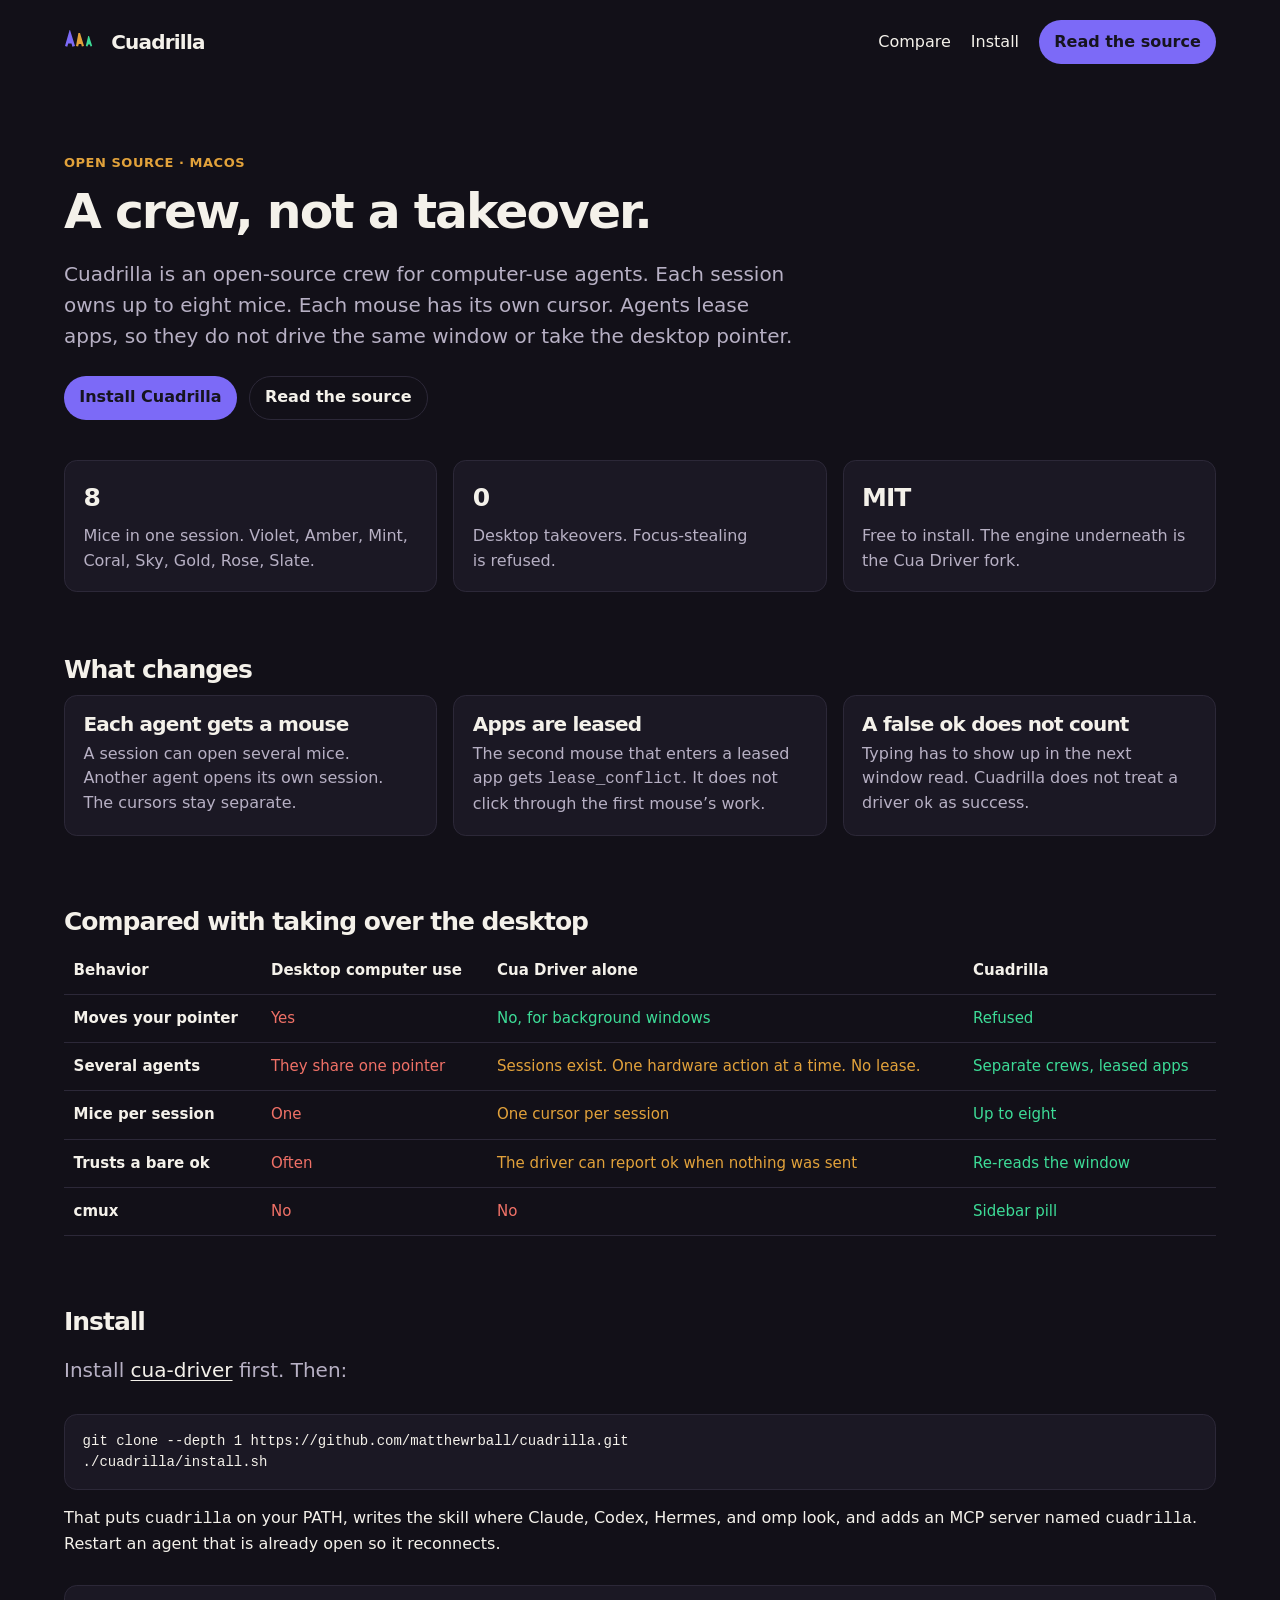
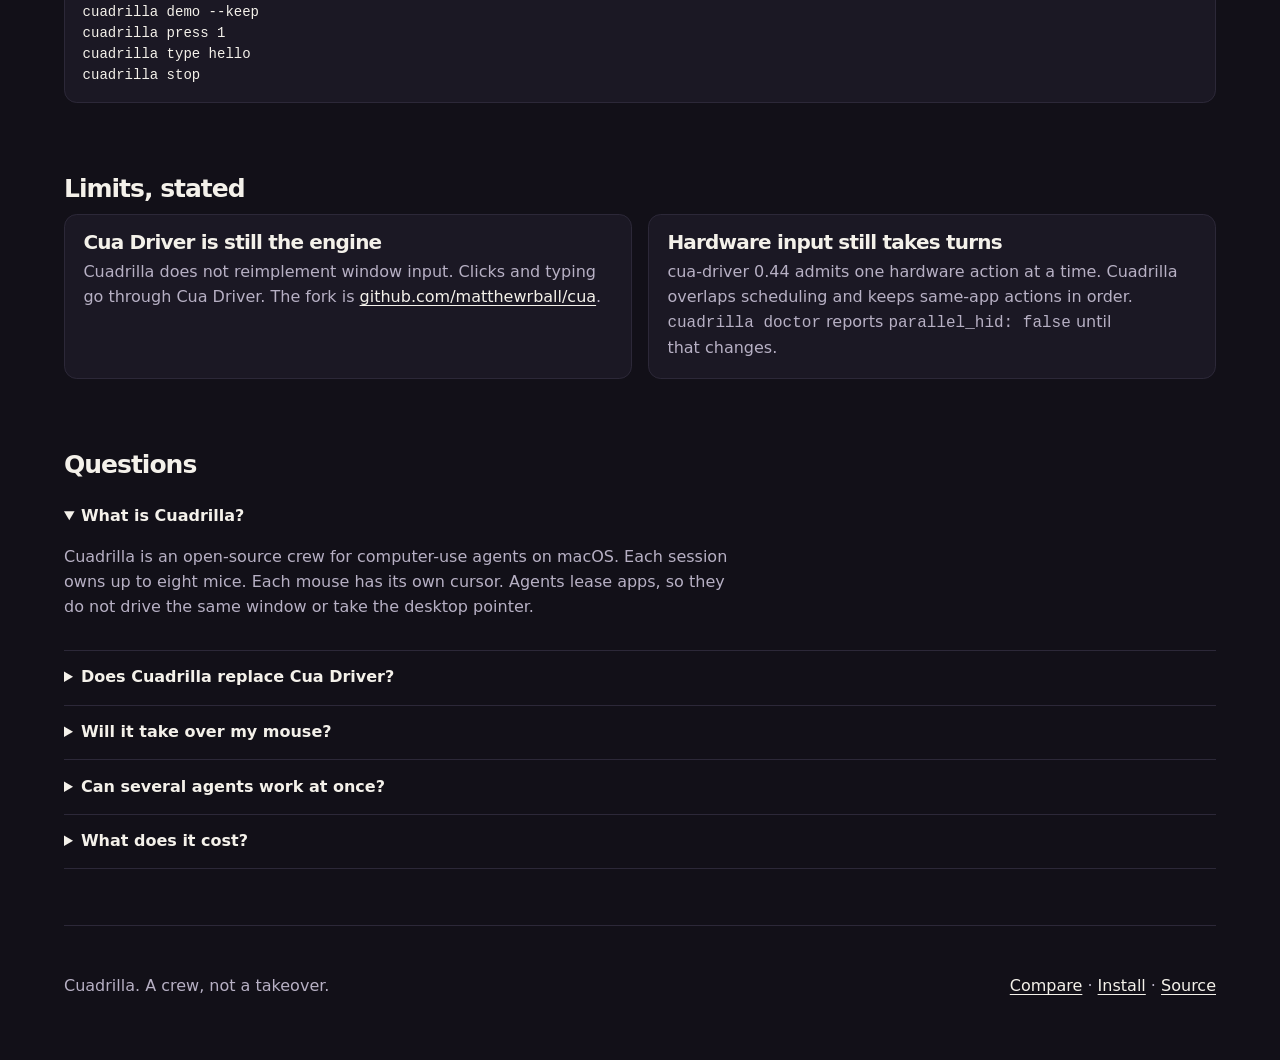
<file: site/index.html>
<!DOCTYPE html>
<html lang="en">
<head>
  <meta charset="utf-8">
  <meta name="viewport" content="width=device-width, initial-scale=1">
  <title>Cuadrilla — computer use that does not take your Mac</title>
  <meta name="description" content="Cuadrilla is an open-source crew for computer-use agents. Each session owns up to eight mice. Agents lease apps and do not take the desktop pointer.">
  <link rel="canonical" href="https://matthewrball.github.io/cuadrilla/">
  <meta name="theme-color" content="#121018">
  <meta property="og:type" content="website">
  <meta property="og:title" content="Cuadrilla — computer use that does not take your Mac">
  <meta property="og:description" content="Several agents. Each one gets a mouse. None of them take the desktop pointer.">
  <meta property="og:url" content="https://matthewrball.github.io/cuadrilla/">
  <meta property="og:image" content="https://matthewrball.github.io/cuadrilla/og.png">
  <meta name="twitter:card" content="summary_large_image">
  <link rel="icon" href="favicon.svg" type="image/svg+xml">
  <link rel="stylesheet" href="styles.css">
  <script type="application/ld+json">
  {
    "@context": "https://schema.org",
    "@type": "SoftwareApplication",
    "name": "Cuadrilla",
    "applicationCategory": "DeveloperApplication",
    "operatingSystem": "macOS",
    "license": "https://opensource.org/licenses/MIT",
    "url": "https://matthewrball.github.io/cuadrilla/",
    "codeRepository": "https://github.com/matthewrball/cuadrilla",
    "description": "Cuadrilla is an open-source crew for computer-use agents. Each session owns up to eight mice. Agents lease apps and do not take the desktop pointer.",
    "offers": { "@type": "Offer", "price": "0", "priceCurrency": "USD" },
    "author": { "@type": "Person", "name": "Matthew Ball" }
  }
  </script>
  <script type="application/ld+json">
  {
    "@context": "https://schema.org",
    "@type": "FAQPage",
    "mainEntity": [
      {
        "@type": "Question",
        "name": "What is Cuadrilla?",
        "acceptedAnswer": {
          "@type": "Answer",
          "text": "Cuadrilla is an open-source crew for computer-use agents on macOS. Each session owns up to eight mice. Each mouse has its own cursor. Agents lease apps, so they do not drive the same window or take the desktop pointer."
        }
      },
      {
        "@type": "Question",
        "name": "Does Cuadrilla replace Cua Driver?",
        "acceptedAnswer": {
          "@type": "Answer",
          "text": "No. Cua Driver is the engine that clicks and types into windows. Cuadrilla is the crew: leases, several mice, verification, and a cmux status pill. The engine fork is github.com/matthewrball/cua."
        }
      },
      {
        "@type": "Question",
        "name": "Will Cuadrilla take over my mouse?",
        "acceptedAnswer": {
          "@type": "Answer",
          "text": "No. Cuadrilla refuses desktop input and refuses focus-stealing. There is no foreground delivery mode. when_idle waits until you stop typing, then gives up."
        }
      },
      {
        "@type": "Question",
        "name": "Can several agents use the computer at once?",
        "acceptedAnswer": {
          "@type": "Answer",
          "text": "Yes, in separate apps. Each session gets its own mice. Hardware input inside cua-driver 0.44 still takes turns. Scheduling overlaps. The desktop pointer does not move."
        }
      },
      {
        "@type": "Question",
        "name": "How do I install Cuadrilla?",
        "acceptedAnswer": {
          "@type": "Answer",
          "text": "Install cua-driver, clone https://github.com/matthewrball/cuadrilla, and run ./cuadrilla/install.sh. That registers a skill and an MCP server named cuadrilla for Claude, Codex, Hermes, and omp."
        }
      }
    ]
  }
  </script>
</head>
<body>
  <a class="skip" href="#main">Skip to content</a>
  <div class="wrap">
    <header>
      <a class="brand" href="#main">
        <svg width="36" height="28" viewBox="0 0 36 28" aria-hidden="true">
          <path d="M6 2l5 16-2.6.7-.9-3.2H4.2L3.3 18.7 1 18 5.6 2H6z" fill="#7C6AF7"/>
          <path d="M16 5l4 13-2.1.6-.7-2.6h-2.4l-.7 2.6-2.1-.6L14.4 5H16z" fill="#E2A23B"/>
          <path d="M25 8l3.2 10-1.7.5-.6-2h-1.8l-.6 2-1.7-.5L24.2 8H25z" fill="#3DDC97"/>
        </svg>
        Cuadrilla
      </a>
      <nav class="nav" aria-label="Page">
        <a href="compare.html">Compare</a>
        <a href="install.html">Install</a>
        <a class="button" href="https://github.com/matthewrball/cuadrilla">Read the source</a>
      </nav>
    </header>

    <main id="main">
      <section class="hero">
        <p class="kicker">Open source · macOS</p>
        <h1>A crew, not a takeover.</h1>
        <p class="lede">Cuadrilla is an open-source crew for computer-use agents. Each session owns up to eight mice. Each mouse has its own cursor. Agents lease apps, so they do not drive the same window or take the desktop pointer.</p>
        <div class="actions">
          <a class="button" href="#install">Install Cuadrilla</a>
          <a class="button quiet" href="https://github.com/matthewrball/cuadrilla">Read the source</a>
        </div>
      </section>

      <section class="facts" aria-label="What a crew holds">
        <article>
          <strong>8</strong>
          <p>Mice in one session. Violet, Amber, Mint, Coral, Sky, Gold, Rose, Slate.</p>
        </article>
        <article>
          <strong>0</strong>
          <p>Desktop takeovers. Focus-stealing is refused.</p>
        </article>
        <article>
          <strong>MIT</strong>
          <p>Free to install. The engine underneath is the Cua Driver fork.</p>
        </article>
      </section>

      <section class="section">
        <h2>What changes</h2>
        <div class="grid">
          <article class="card">
            <h3>Each agent gets a mouse</h3>
            <p>A session can open several mice. Another agent opens its own session. The cursors stay separate.</p>
          </article>
          <article class="card">
            <h3>Apps are leased</h3>
            <p>The second mouse that enters a leased app gets <code>lease_conflict</code>. It does not click through the first mouse’s work.</p>
          </article>
          <article class="card">
            <h3>A false ok does not count</h3>
            <p>Typing has to show up in the next window read. Cuadrilla does not treat a driver <code>ok</code> as success.</p>
          </article>
        </div>
      </section>

      <section class="section" id="compare">
        <h2>Compared with taking over the desktop</h2>
        <table>
          <thead>
            <tr>
              <th scope="col">Behavior</th>
              <th scope="col">Desktop computer use</th>
              <th scope="col">Cua Driver alone</th>
              <th scope="col">Cuadrilla</th>
            </tr>
          </thead>
          <tbody>
            <tr>
              <th scope="row">Moves your pointer</th>
              <td class="no">Yes</td>
              <td class="yes">No, for background windows</td>
              <td class="yes">Refused</td>
            </tr>
            <tr>
              <th scope="row">Several agents</th>
              <td class="no">They share one pointer</td>
              <td class="mid">Sessions exist. One hardware action at a time. No lease.</td>
              <td class="yes">Separate crews, leased apps</td>
            </tr>
            <tr>
              <th scope="row">Mice per session</th>
              <td class="no">One</td>
              <td class="mid">One cursor per session</td>
              <td class="yes">Up to eight</td>
            </tr>
            <tr>
              <th scope="row">Trusts a bare ok</th>
              <td class="no">Often</td>
              <td class="mid">The driver can report ok when nothing was sent</td>
              <td class="yes">Re-reads the window</td>
            </tr>
            <tr>
              <th scope="row">cmux</th>
              <td class="no">No</td>
              <td class="no">No</td>
              <td class="yes">Sidebar pill</td>
            </tr>
          </tbody>
        </table>
      </section>

      <section class="section" id="install">
        <h2>Install</h2>
        <p class="lede">Install <a href="https://cua.ai/docs/cua-driver/guides/install">cua-driver</a> first. Then:</p>
        <div class="install">
          <pre><code>git clone --depth 1 https://github.com/matthewrball/cuadrilla.git
./cuadrilla/install.sh</code></pre>
        </div>
        <p>That puts <code>cuadrilla</code> on your PATH, writes the skill where Claude, Codex, Hermes, and omp look, and adds an MCP server named <code>cuadrilla</code>. Restart an agent that is already open so it reconnects.</p>
        <div class="install">
          <pre><code>cuadrilla demo --keep
cuadrilla press 1
cuadrilla type hello
cuadrilla stop</code></pre>
        </div>
      </section>

      <section class="section">
        <h2>Limits, stated</h2>
        <div class="limits">
          <article class="limit">
            <h3>Cua Driver is still the engine</h3>
            <p>Cuadrilla does not reimplement window input. Clicks and typing go through Cua Driver. The fork is <a href="https://github.com/matthewrball/cua">github.com/matthewrball/cua</a>.</p>
          </article>
          <article class="limit">
            <h3>Hardware input still takes turns</h3>
            <p>cua-driver 0.44 admits one hardware action at a time. Cuadrilla overlaps scheduling and keeps same-app actions in order. <code>cuadrilla doctor</code> reports <code>parallel_hid: false</code> until that changes.</p>
          </article>
        </div>
      </section>

      <section class="section" id="faq">
        <h2>Questions</h2>
        <details open>
          <summary>What is Cuadrilla?</summary>
          <p>Cuadrilla is an open-source crew for computer-use agents on macOS. Each session owns up to eight mice. Each mouse has its own cursor. Agents lease apps, so they do not drive the same window or take the desktop pointer.</p>
        </details>
        <details>
          <summary>Does Cuadrilla replace Cua Driver?</summary>
          <p>No. Cua Driver is the engine that clicks and types into windows. Cuadrilla is the crew: leases, several mice, verification, and a cmux status pill.</p>
        </details>
        <details>
          <summary>Will it take over my mouse?</summary>
          <p>No. Desktop input is refused. There is no focus-stealing mode. <code>when_idle</code> waits until you stop typing, then gives up.</p>
        </details>
        <details>
          <summary>Can several agents work at once?</summary>
          <p>Yes, in separate apps. Hardware input inside the current driver still takes turns. The desktop pointer stays yours.</p>
        </details>
        <details>
          <summary>What does it cost?</summary>
          <p>Nothing. The license is MIT.</p>
        </details>
      </section>
    </main>

    <footer>
      <p>Cuadrilla. A crew, not a takeover.</p>
      <p><a href="compare.html">Compare</a> · <a href="install.html">Install</a> · <a href="https://github.com/matthewrball/cuadrilla">Source</a></p>
    </footer>
  </div>
</body>
</html>
</file>
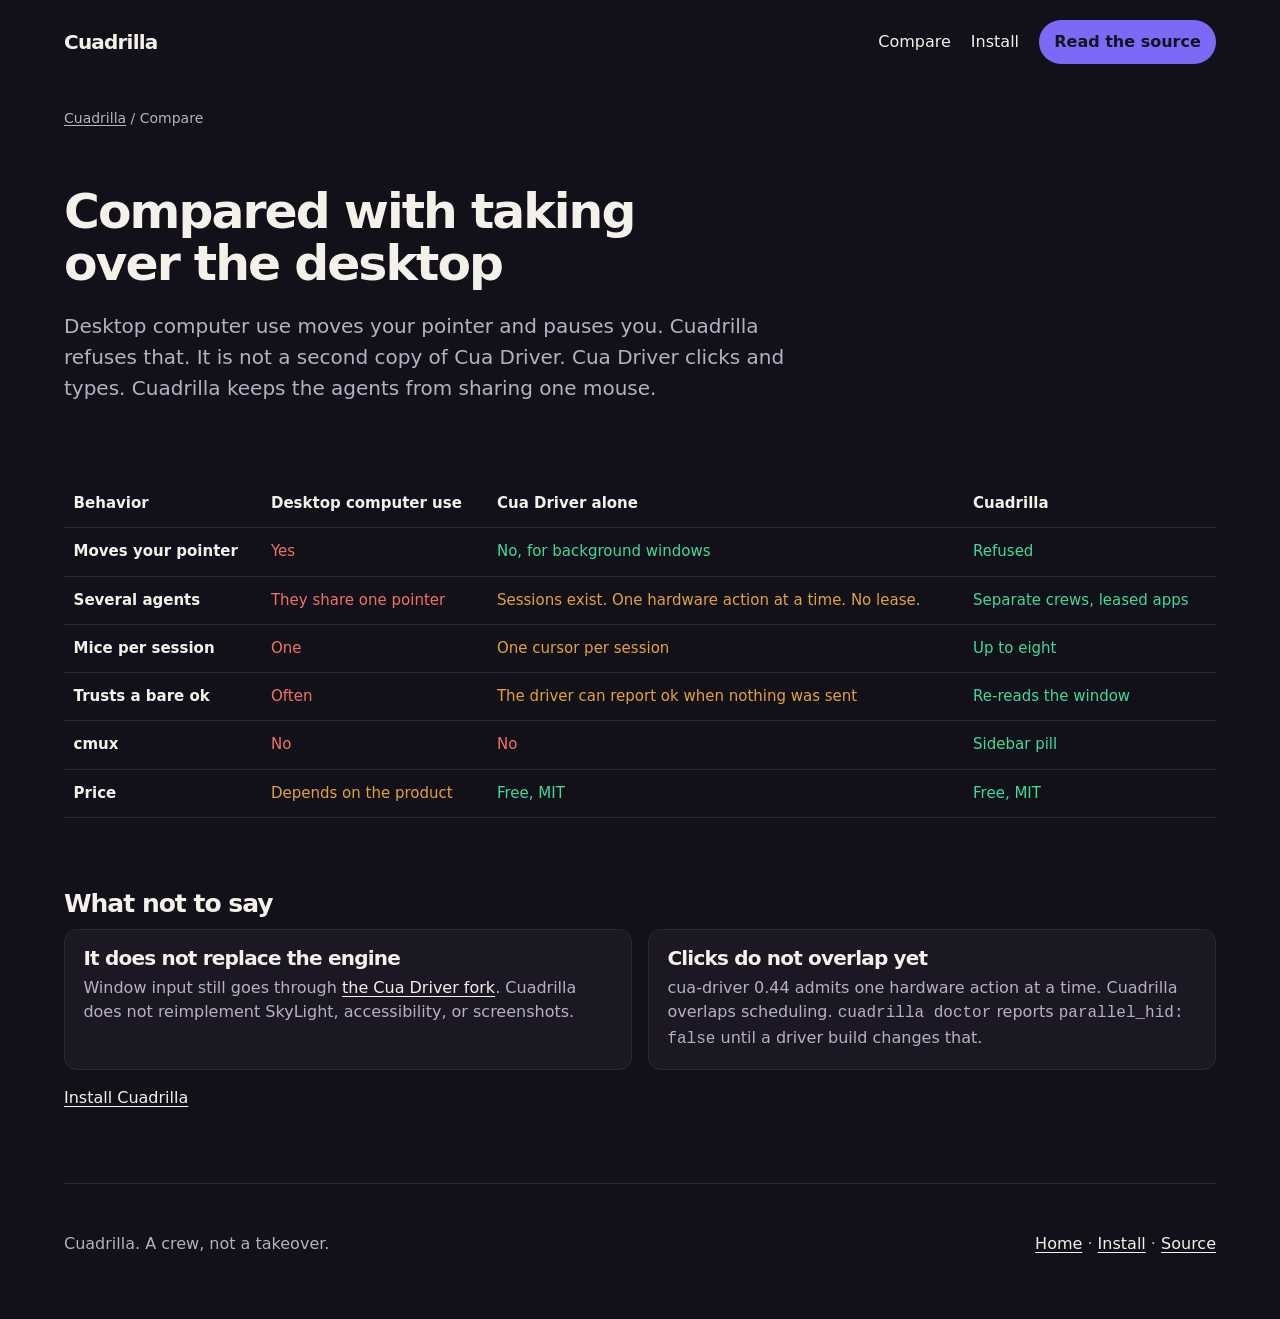
<file: site/compare.html>
<!DOCTYPE html>
<html lang="en">
<head>
  <meta charset="utf-8">
  <meta name="viewport" content="width=device-width, initial-scale=1">
  <title>Cuadrilla compared with desktop computer use</title>
  <meta name="description" content="Cuadrilla does not take the desktop pointer. Compared with a takeover loop and with Cua Driver alone: leases, eight mice, and a window re-read instead of a bare ok.">
  <link rel="canonical" href="https://matthewrball.github.io/cuadrilla/compare.html">
  <meta property="og:title" content="Cuadrilla compared with desktop computer use">
  <meta property="og:description" content="What changes when agents lease apps instead of sharing one pointer.">
  <meta property="og:url" content="https://matthewrball.github.io/cuadrilla/compare.html">
  <meta property="og:image" content="https://matthewrball.github.io/cuadrilla/og.png">
  <meta name="twitter:card" content="summary_large_image">
  <link rel="icon" href="favicon.svg" type="image/svg+xml">
  <link rel="stylesheet" href="styles.css">
  <script type="application/ld+json">
  {
    "@context": "https://schema.org",
    "@type": "BreadcrumbList",
    "itemListElement": [
      { "@type": "ListItem", "position": 1, "name": "Cuadrilla", "item": "https://matthewrball.github.io/cuadrilla/" },
      { "@type": "ListItem", "position": 2, "name": "Compare", "item": "https://matthewrball.github.io/cuadrilla/compare.html" }
    ]
  }
  </script>
</head>
<body>
  <a class="skip" href="#main">Skip to content</a>
  <div class="wrap">
    <header>
      <a class="brand" href="index.html">Cuadrilla</a>
      <nav class="nav" aria-label="Page">
        <a href="compare.html" aria-current="page">Compare</a>
        <a href="install.html">Install</a>
        <a class="button" href="https://github.com/matthewrball/cuadrilla">Read the source</a>
      </nav>
    </header>
    <main id="main">
      <p class="crumbs"><a href="index.html">Cuadrilla</a> / Compare</p>
      <section class="hero">
        <h1>Compared with taking over the desktop</h1>
        <p class="lede">Desktop computer use moves your pointer and pauses you. Cuadrilla refuses that. It is not a second copy of Cua Driver. Cua Driver clicks and types. Cuadrilla keeps the agents from sharing one mouse.</p>
      </section>
      <section class="section">
        <table>
          <thead>
            <tr>
              <th scope="col">Behavior</th>
              <th scope="col">Desktop computer use</th>
              <th scope="col">Cua Driver alone</th>
              <th scope="col">Cuadrilla</th>
            </tr>
          </thead>
          <tbody>
            <tr>
              <th scope="row">Moves your pointer</th>
              <td class="no">Yes</td>
              <td class="yes">No, for background windows</td>
              <td class="yes">Refused</td>
            </tr>
            <tr>
              <th scope="row">Several agents</th>
              <td class="no">They share one pointer</td>
              <td class="mid">Sessions exist. One hardware action at a time. No lease.</td>
              <td class="yes">Separate crews, leased apps</td>
            </tr>
            <tr>
              <th scope="row">Mice per session</th>
              <td class="no">One</td>
              <td class="mid">One cursor per session</td>
              <td class="yes">Up to eight</td>
            </tr>
            <tr>
              <th scope="row">Trusts a bare ok</th>
              <td class="no">Often</td>
              <td class="mid">The driver can report ok when nothing was sent</td>
              <td class="yes">Re-reads the window</td>
            </tr>
            <tr>
              <th scope="row">cmux</th>
              <td class="no">No</td>
              <td class="no">No</td>
              <td class="yes">Sidebar pill</td>
            </tr>
            <tr>
              <th scope="row">Price</th>
              <td class="mid">Depends on the product</td>
              <td class="yes">Free, MIT</td>
              <td class="yes">Free, MIT</td>
            </tr>
          </tbody>
        </table>
      </section>
      <section class="section">
        <h2>What not to say</h2>
        <div class="limits">
          <article class="limit">
            <h3>It does not replace the engine</h3>
            <p>Window input still goes through <a href="https://github.com/matthewrball/cua">the Cua Driver fork</a>. Cuadrilla does not reimplement SkyLight, accessibility, or screenshots.</p>
          </article>
          <article class="limit">
            <h3>Clicks do not overlap yet</h3>
            <p>cua-driver 0.44 admits one hardware action at a time. Cuadrilla overlaps scheduling. <code>cuadrilla doctor</code> reports <code>parallel_hid: false</code> until a driver build changes that.</p>
          </article>
        </div>
        <p><a href="install.html">Install Cuadrilla</a></p>
      </section>
    </main>
    <footer>
      <p>Cuadrilla. A crew, not a takeover.</p>
      <p><a href="index.html">Home</a> · <a href="install.html">Install</a> · <a href="https://github.com/matthewrball/cuadrilla">Source</a></p>
    </footer>
  </div>
</body>
</html>
</file>
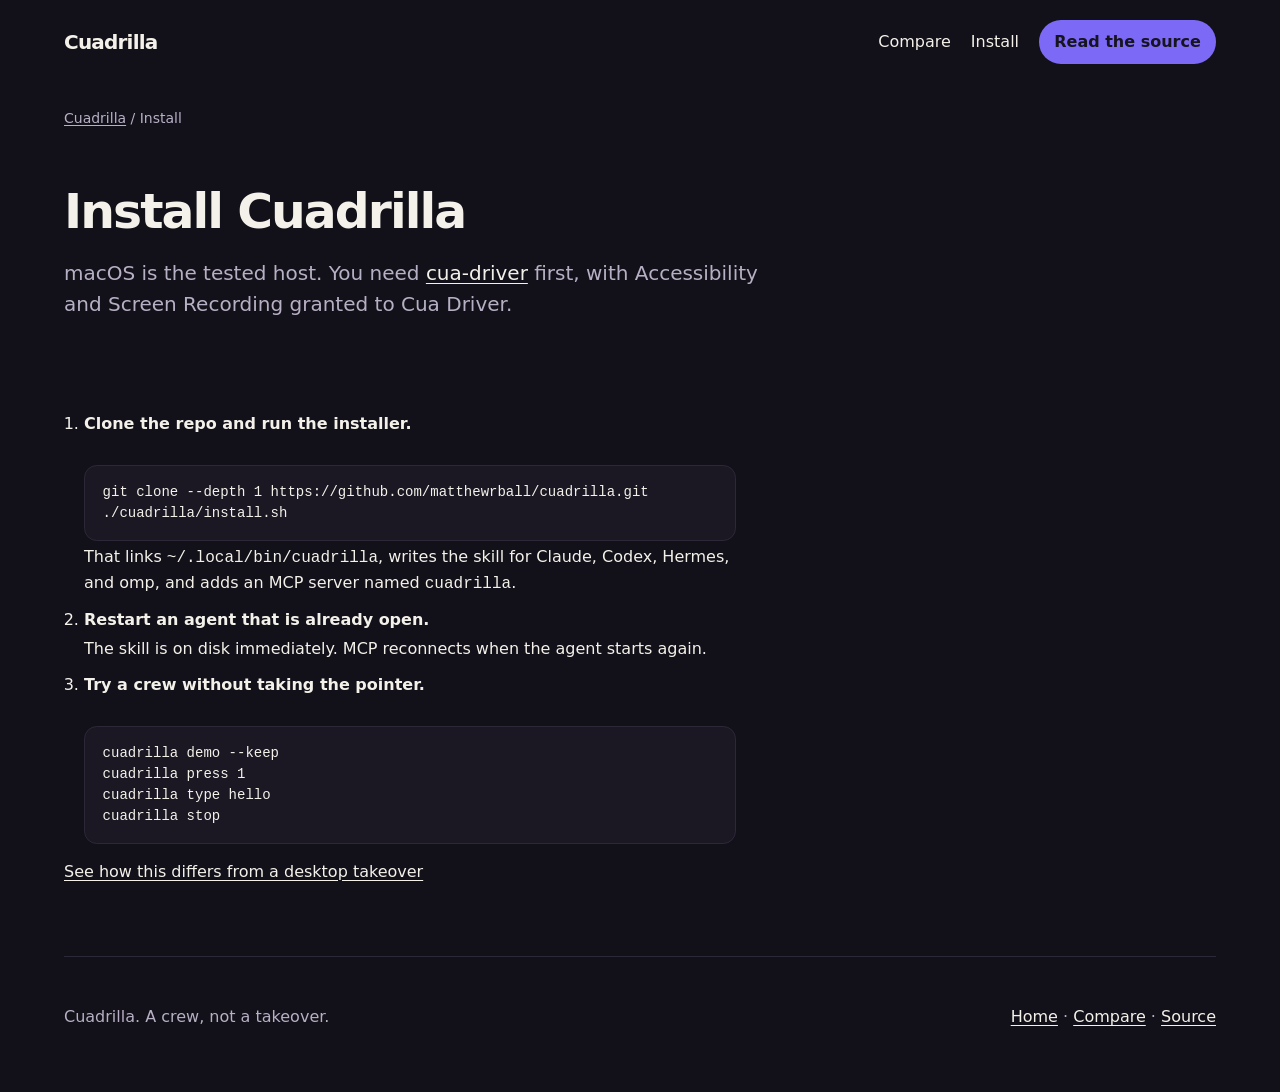
<file: site/install.html>
<!DOCTYPE html>
<html lang="en">
<head>
  <meta charset="utf-8">
  <meta name="viewport" content="width=device-width, initial-scale=1">
  <title>Install Cuadrilla</title>
  <meta name="description" content="Install Cuadrilla on macOS: install cua-driver, clone the repo, run install.sh. Agents then see a skill and an MCP server named cuadrilla.">
  <link rel="canonical" href="https://matthewrball.github.io/cuadrilla/install.html">
  <meta property="og:title" content="Install Cuadrilla">
  <meta property="og:description" content="Three commands. Then press a button without taking the pointer.">
  <meta property="og:url" content="https://matthewrball.github.io/cuadrilla/install.html">
  <meta property="og:image" content="https://matthewrball.github.io/cuadrilla/og.png">
  <meta name="twitter:card" content="summary_large_image">
  <link rel="icon" href="favicon.svg" type="image/svg+xml">
  <link rel="stylesheet" href="styles.css">
  <script type="application/ld+json">
  {
    "@context": "https://schema.org",
    "@type": "HowTo",
    "name": "Install Cuadrilla",
    "description": "Install cua-driver, clone Cuadrilla, and run install.sh so agents can drive leased apps without taking the desktop pointer.",
    "totalTime": "PT5M",
    "tool": [
      { "@type": "HowToTool", "name": "cua-driver" },
      { "@type": "HowToTool", "name": "git" }
    ],
    "step": [
      {
        "@type": "HowToStep",
        "name": "Install cua-driver",
        "text": "Install cua-driver from https://cua.ai/docs/cua-driver/guides/install and grant Accessibility and Screen Recording to Cua Driver."
      },
      {
        "@type": "HowToStep",
        "name": "Clone and install",
        "text": "Run git clone --depth 1 https://github.com/matthewrball/cuadrilla.git and then ./cuadrilla/install.sh."
      },
      {
        "@type": "HowToStep",
        "name": "Restart open agents",
        "text": "Restart an agent that is already open so it reconnects the cuadrilla MCP server. The skill is on disk immediately."
      },
      {
        "@type": "HowToStep",
        "name": "Try a crew",
        "text": "Run cuadrilla demo --keep, then cuadrilla press 1 and cuadrilla type hello. Close every crew with cuadrilla stop."
      }
    ]
  }
  </script>
</head>
<body>
  <a class="skip" href="#main">Skip to content</a>
  <div class="wrap">
    <header>
      <a class="brand" href="index.html">Cuadrilla</a>
      <nav class="nav" aria-label="Page">
        <a href="compare.html">Compare</a>
        <a href="install.html" aria-current="page">Install</a>
        <a class="button" href="https://github.com/matthewrball/cuadrilla">Read the source</a>
      </nav>
    </header>
    <main id="main">
      <p class="crumbs"><a href="index.html">Cuadrilla</a> / Install</p>
      <section class="hero">
        <h1>Install Cuadrilla</h1>
        <p class="lede">macOS is the tested host. You need <a href="https://cua.ai/docs/cua-driver/guides/install">cua-driver</a> first, with Accessibility and Screen Recording granted to Cua Driver.</p>
      </section>
      <section class="section">
        <ol class="steps">
          <li>
            <strong>Clone the repo and run the installer.</strong>
            <div class="install"><pre><code>git clone --depth 1 https://github.com/matthewrball/cuadrilla.git
./cuadrilla/install.sh</code></pre></div>
            <p>That links <code>~/.local/bin/cuadrilla</code>, writes the skill for Claude, Codex, Hermes, and omp, and adds an MCP server named <code>cuadrilla</code>.</p>
          </li>
          <li>
            <strong>Restart an agent that is already open.</strong>
            <p>The skill is on disk immediately. MCP reconnects when the agent starts again.</p>
          </li>
          <li>
            <strong>Try a crew without taking the pointer.</strong>
            <div class="install"><pre><code>cuadrilla demo --keep
cuadrilla press 1
cuadrilla type hello
cuadrilla stop</code></pre></div>
          </li>
        </ol>
        <p><a href="compare.html">See how this differs from a desktop takeover</a></p>
      </section>
    </main>
    <footer>
      <p>Cuadrilla. A crew, not a takeover.</p>
      <p><a href="index.html">Home</a> · <a href="compare.html">Compare</a> · <a href="https://github.com/matthewrball/cuadrilla">Source</a></p>
    </footer>
  </div>
</body>
</html>
</file>
<file: site/styles.css>
:root {
  --bg: #121018;
  --bg-raise: #1b1824;
  --ink: #f4f1ea;
  --muted: #b7b0c4;
  --line: #2c2838;
  --violet: #7c6af7;
  --amber: #e2a23b;
  --mint: #3ddc97;
  --measure: 66ch;
  --page: 72rem;
  --step-0: 1rem;
  --step-1: 1.25rem;
  --step-2: 1.563rem;
  --step-3: 2.441rem;
  --step-4: 3.052rem;
}

* { box-sizing: border-box; }

html { scroll-behavior: smooth; }

body {
  margin: 0;
  background: var(--bg);
  color: var(--ink);
  font-family: ui-sans-serif, system-ui, -apple-system, "Segoe UI", sans-serif;
  font-size: var(--step-0);
  line-height: 1.55;
  -webkit-font-smoothing: antialiased;
  -moz-osx-font-smoothing: grayscale;
}

::selection {
  background: #c9bfff;
  color: #16141f;
}

a {
  color: var(--ink);
  text-decoration-thickness: from-font;
  text-underline-offset: 0.16em;
  text-decoration-skip-ink: auto;
}

a:hover { color: #fff; }

:focus-visible {
  outline: 2px solid var(--violet);
  outline-offset: 3px;
}

.skip {
  position: absolute;
  left: 1rem;
  top: -4rem;
  background: var(--ink);
  color: var(--bg);
  padding: 0.5rem 0.75rem;
  z-index: 2;
}

.skip:focus { top: 1rem; }

.wrap {
  width: min(var(--page), calc(100% - 2.5rem));
  margin-inline: auto;
}

header {
  display: flex;
  align-items: center;
  justify-content: space-between;
  gap: 1rem;
  padding: 1.25rem 0;
}

.brand {
  display: flex;
  align-items: center;
  gap: 0.7rem;
  text-decoration: none;
  font-weight: 650;
  letter-spacing: -0.04em;
  font-size: var(--step-1);
}

.nav {
  display: flex;
  gap: 1.25rem;
  align-items: center;
}

.nav a { text-decoration: none; }

.button {
  display: inline-flex;
  align-items: center;
  min-height: 2.75rem;
  padding: 0.55rem 0.95rem;
  border-radius: 999px;
  background: var(--violet);
  color: #16141f;
  font-weight: 650;
  text-decoration: none;
}

.button.quiet {
  background: transparent;
  color: var(--ink);
  border: 1px solid var(--line);
}

h1, h2, h3 {
  font-weight: 650;
  letter-spacing: -0.04em;
  line-height: 1.08;
  text-wrap: balance;
  margin: 0;
}

h1 { font-size: clamp(2.6rem, 6vw, var(--step-4)); }

h2 { font-size: var(--step-2); margin-bottom: 0.75rem; }

h3 { font-size: var(--step-1); }

p { text-wrap: pretty; }

.hero {
  padding: 3.5rem 0 2.5rem;
  max-width: 46rem;
}

.kicker {
  color: var(--amber);
  font-size: 0.8125rem;
  font-weight: 650;
  letter-spacing: 0.04em;
  text-transform: uppercase;
  margin-bottom: 0.8rem;
}

.lede {
  font-size: var(--step-1);
  max-width: var(--measure);
  color: var(--muted);
}

.actions {
  display: flex;
  flex-wrap: wrap;
  gap: 0.75rem;
  margin-top: 1.5rem;
}

.install {
  margin-top: 1.75rem;
  background: var(--bg-raise);
  border: 1px solid var(--line);
  border-radius: 0.8rem;
  padding: 1rem 1.1rem;
  overflow-x: auto;
}

.install code, pre {
  font-family: ui-monospace, "SFMono-Regular", Menlo, Consolas, monospace;
  font-size: 0.875rem;
  line-height: 1.5;
}

pre { margin: 0; }

.facts {
  display: grid;
  grid-template-columns: repeat(3, 1fr);
  gap: 1rem;
  padding: 0 0 3rem;
}

.facts article, .card, .limit {
  background: var(--bg-raise);
  border: 1px solid var(--line);
  border-radius: 0.8rem;
  padding: 1.1rem 1.15rem;
}

.facts strong {
  display: block;
  font-variant-numeric: tabular-nums;
  font-size: var(--step-2);
  letter-spacing: -0.04em;
  margin-bottom: 0.25rem;
}

.facts p, .card p, .limit p { color: var(--muted); margin: 0.4rem 0 0; }

.section { padding: 1rem 0 3.5rem; }

.grid {
  display: grid;
  grid-template-columns: repeat(3, 1fr);
  gap: 1rem;
}

table {
  width: 100%;
  border-collapse: collapse;
  font-size: 0.9375rem;
}

th, td {
  text-align: start;
  padding: 0.75rem 0.6rem;
  border-bottom: 1px solid var(--line);
  vertical-align: top;
}

th { font-weight: 650; }

.yes { color: var(--mint); }

.no { color: #f07167; }

.mid { color: var(--amber); }

.limits {
  display: grid;
  grid-template-columns: 1fr 1fr;
  gap: 1rem;
}

details {
  border-bottom: 1px solid var(--line);
  padding: 0.9rem 0;
}

summary {
  cursor: pointer;
  font-weight: 650;
}

details p {
  max-width: var(--measure);
  color: var(--muted);
}

footer {
  display: flex;
  justify-content: space-between;
  gap: 1rem;
  flex-wrap: wrap;
  padding: 2rem 0 3rem;
  color: var(--muted);
  border-top: 1px solid var(--line);
}

.crumbs {
  color: var(--muted);
  font-size: 0.875rem;
  margin: 1.5rem 0 0;
}

.crumbs a { color: var(--muted); }

ol.steps {
  max-width: var(--measure);
  padding-left: 1.25rem;
}

ol.steps li { margin: 0.7rem 0; }

ol.steps p { margin: 0.25rem 0 0; }

@media (max-width: 800px) {
  .facts, .grid, .limits { grid-template-columns: 1fr; }
  header { align-items: flex-start; }
}
</file>
